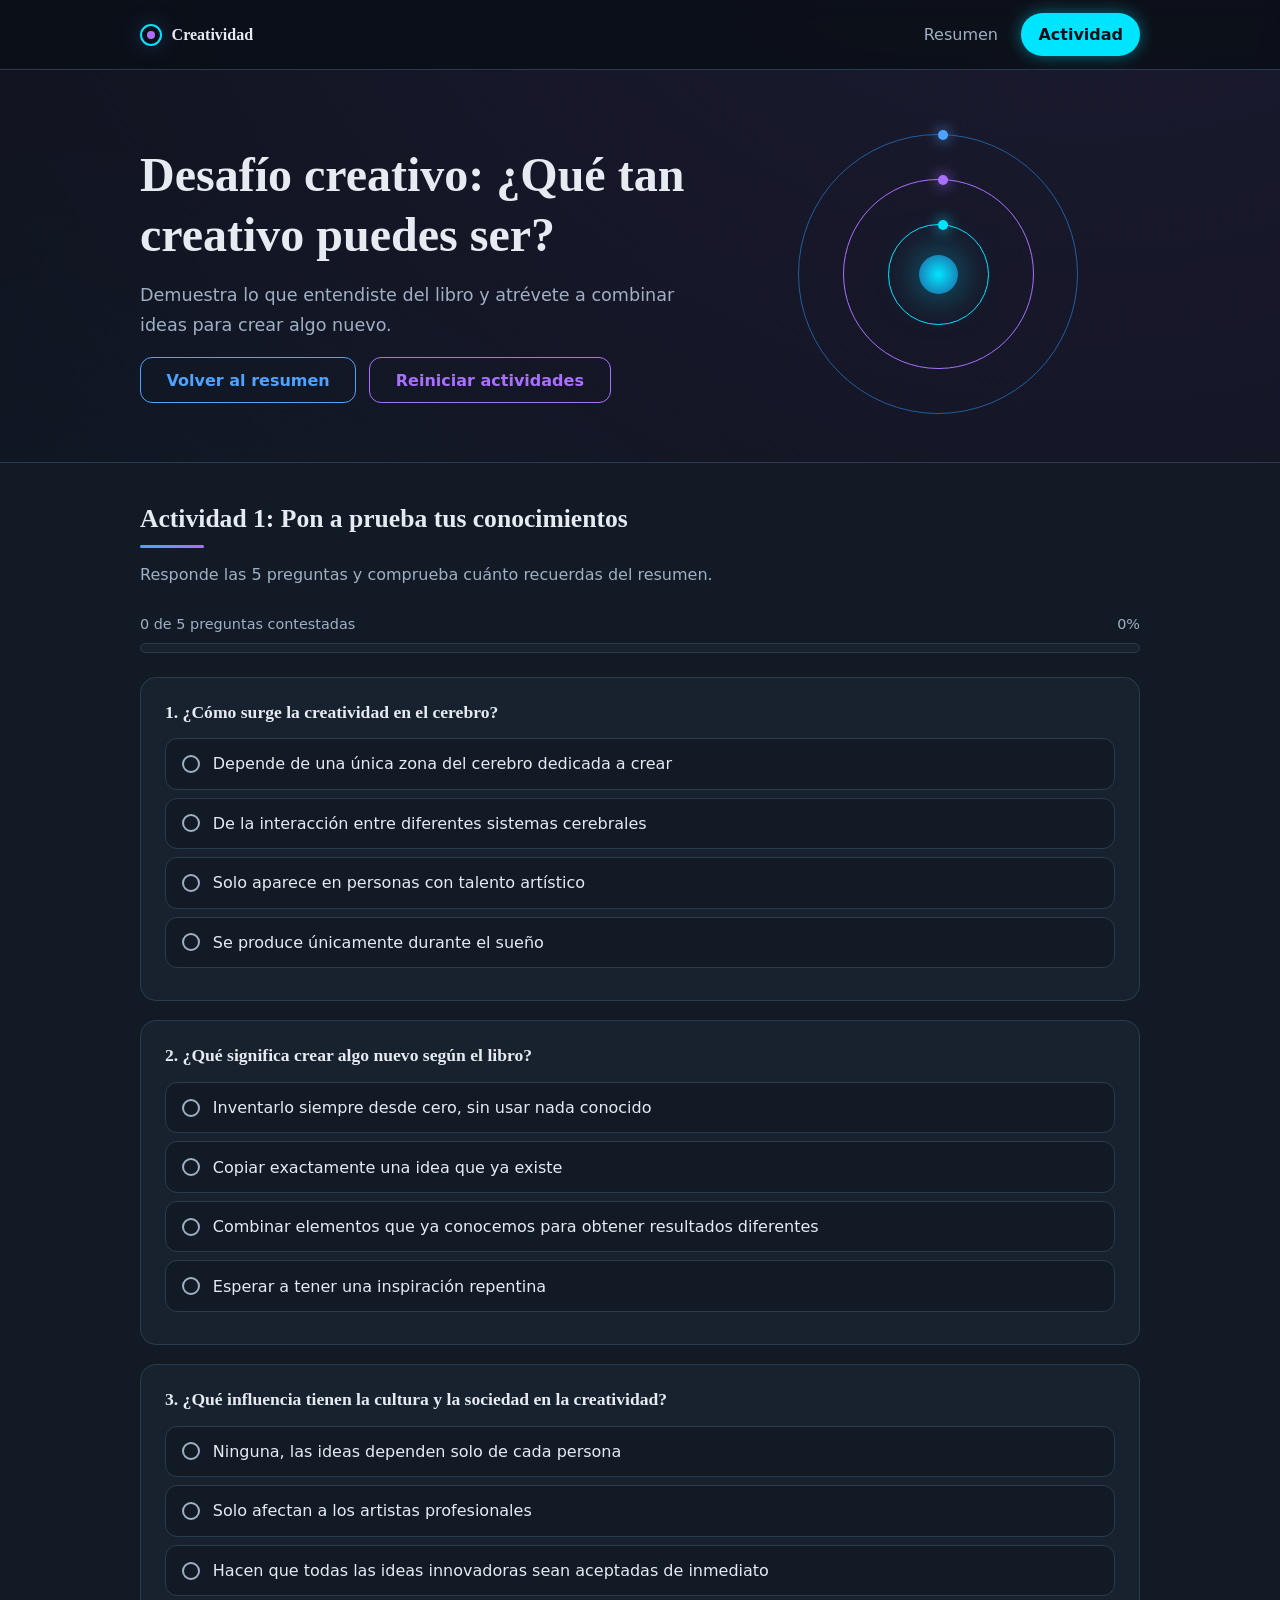
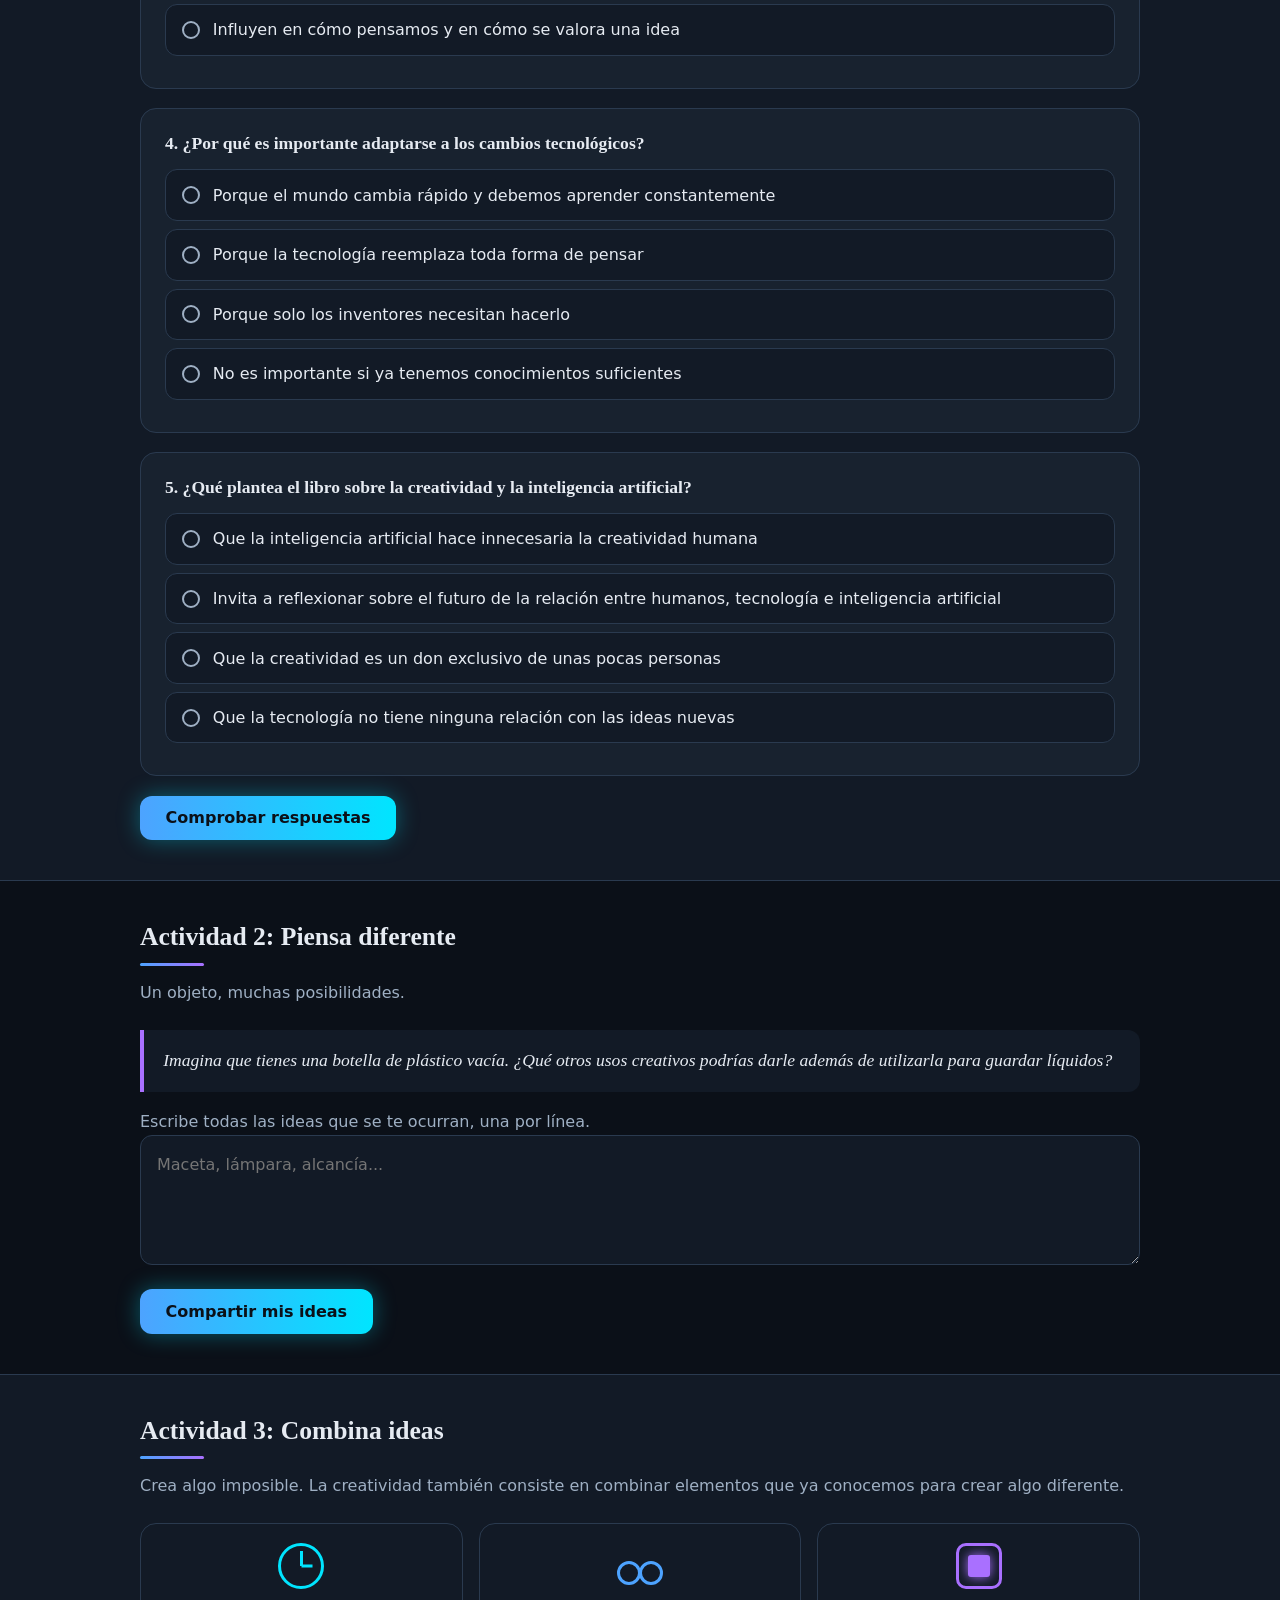
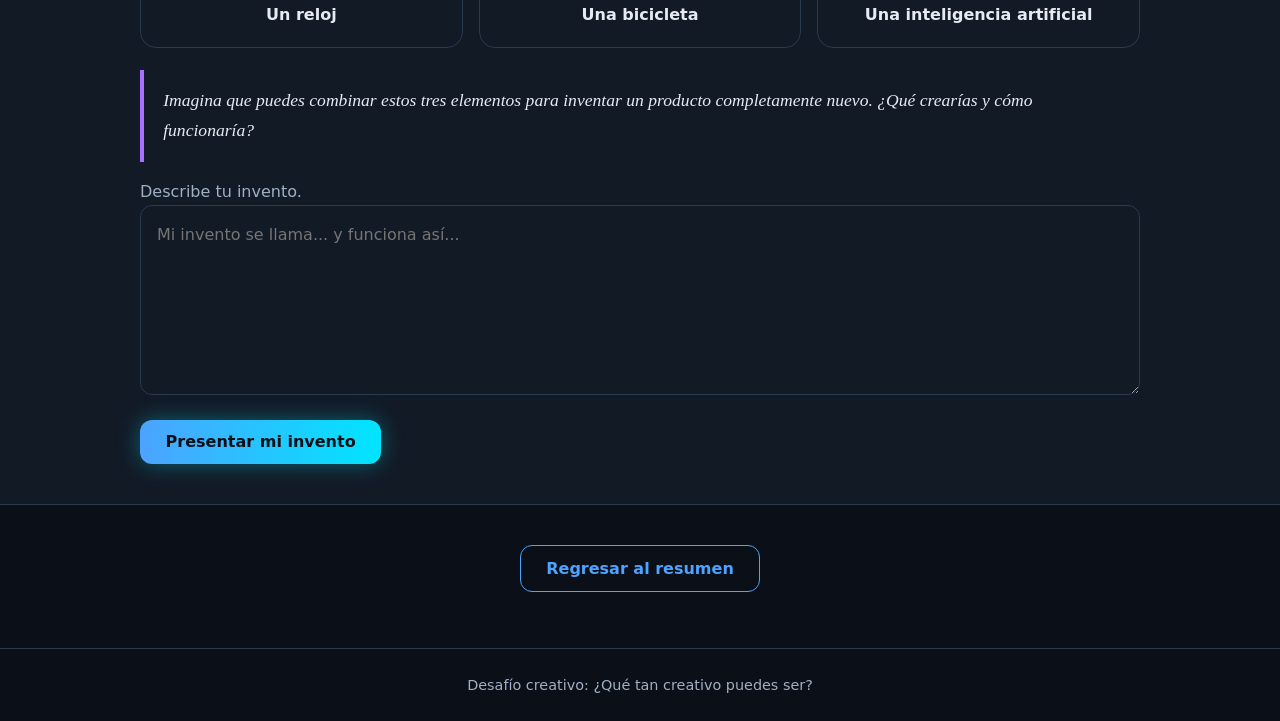
<file: index.html>
<!DOCTYPE html>
<html lang="es">
<head>
  <meta charset="UTF-8">
  <meta name="viewport" content="width=device-width, initial-scale=1">
  <title>Actividad | Desafío creativo</title>
  <link rel="stylesheet" href="styles.css">
</head>
<body>
  <header class="site-nav">
    <nav class="container nav-inner" aria-label="Navegación principal">
      <a class="brand" href="resumen.html"><span class="brand-mark"></span>Creatividad</a>
      <ul class="nav-links">
        <li><a href="resumen.html">Resumen</a></li>
        <li><a class="active" href="index.html" aria-current="page">Actividad</a></li>
      </ul>
    </nav>
  </header>

  <main>
    <section class="container hero">
      <div>
        <h1>Desafío creativo: ¿Qué tan creativo puedes ser?</h1>
        <p>Demuestra lo que entendiste del libro y atrévete a combinar ideas para crear algo nuevo.</p>
        <div class="btn-row">
          <a class="btn" href="resumen.html">Volver al resumen</a>
          <button class="btn btn-purple" id="reset-all" type="button">Reiniciar actividades</button>
        </div>
      </div>
      <div class="orbit" aria-hidden="true">
        <span class="ring-1"></span><span class="ring-2"></span><span class="ring-3"></span><span class="core"></span>
      </div>
    </section>

    <!-- ACTIVIDAD 1 -->
    <section class="section alt" id="actividad-1">
      <div class="container">
        <h2 class="section-title">Actividad 1: Pon a prueba tus conocimientos</h2>
        <p class="section-lead">Responde las 5 preguntas y comprueba cuánto recuerdas del resumen.</p>
        <div class="progress">
          <div class="progress-label"><span id="progress-text">0 de 5 preguntas contestadas</span><span id="progress-pct">0%</span></div>
          <div class="progress-track"><div class="progress-fill" id="progress-fill"></div></div>
        </div>
        <div id="quiz"></div>
        <div class="alert" id="quiz-alert" role="alert" hidden></div>
        <div class="btn-row">
          <button class="btn btn-primary" id="check-quiz" type="button">Comprobar respuestas</button>
          <button class="btn" id="retry-quiz" type="button" hidden>Volver a intentar</button>
        </div>
        <div class="result-card" id="quiz-result" aria-live="polite" hidden></div>
      </div>
    </section>

    <!-- ACTIVIDAD 2 -->
    <section class="section" id="actividad-2">
      <div class="container">
        <h2 class="section-title">Actividad 2: Piensa diferente</h2>
        <p class="section-lead">Un objeto, muchas posibilidades.</p>
        <p class="challenge">Imagina que tienes una botella de plástico vacía. ¿Qué otros usos creativos podrías darle además de utilizarla para guardar líquidos?</p>
        <label for="ideas-input" class="section-lead">Escribe todas las ideas que se te ocurran, una por línea.</label>
        <textarea id="ideas-input" placeholder="Maceta, lámpara, alcancía..."></textarea>
        <div class="alert" id="ideas-alert" role="alert" hidden></div>
        <div class="btn-row"><button class="btn btn-primary" id="share-ideas" type="button">Compartir mis ideas</button></div>
        <div class="output-card" id="ideas-output" hidden></div>
      </div>
    </section>

    <!-- ACTIVIDAD 3 -->
    <section class="section alt" id="actividad-3">
      <div class="container">
        <h2 class="section-title">Actividad 3: Combina ideas</h2>
        <p class="section-lead">Crea algo imposible. La creatividad también consiste en combinar elementos que ya conocemos para crear algo diferente.</p>
        <div class="elements">
          <div class="element"><div class="shape clock"></div><strong>Un reloj</strong></div>
          <div class="element"><div class="shape bike"></div><strong>Una bicicleta</strong></div>
          <div class="element"><div class="shape ai"></div><strong>Una inteligencia artificial</strong></div>
        </div>
        <p class="challenge">Imagina que puedes combinar estos tres elementos para inventar un producto completamente nuevo. ¿Qué crearías y cómo funcionaría?</p>
        <label for="invention-input" class="section-lead">Describe tu invento.</label>
        <textarea class="big" id="invention-input" placeholder="Mi invento se llama... y funciona así..."></textarea>
        <div class="alert" id="invention-alert" role="alert" hidden></div>
        <div class="btn-row"><button class="btn btn-primary" id="present-invention" type="button">Presentar mi invento</button></div>
        <div class="output-card" id="invention-output" hidden></div>
      </div>
    </section>

    <div class="cta-wrap"><a class="btn" href="resumen.html">Regresar al resumen</a></div>
  </main>

  <footer class="footer"><div class="container">Desafío creativo: ¿Qué tan creativo puedes ser?</div></footer>
  <script src="script.js"></script>
</body>
</html>
</file>
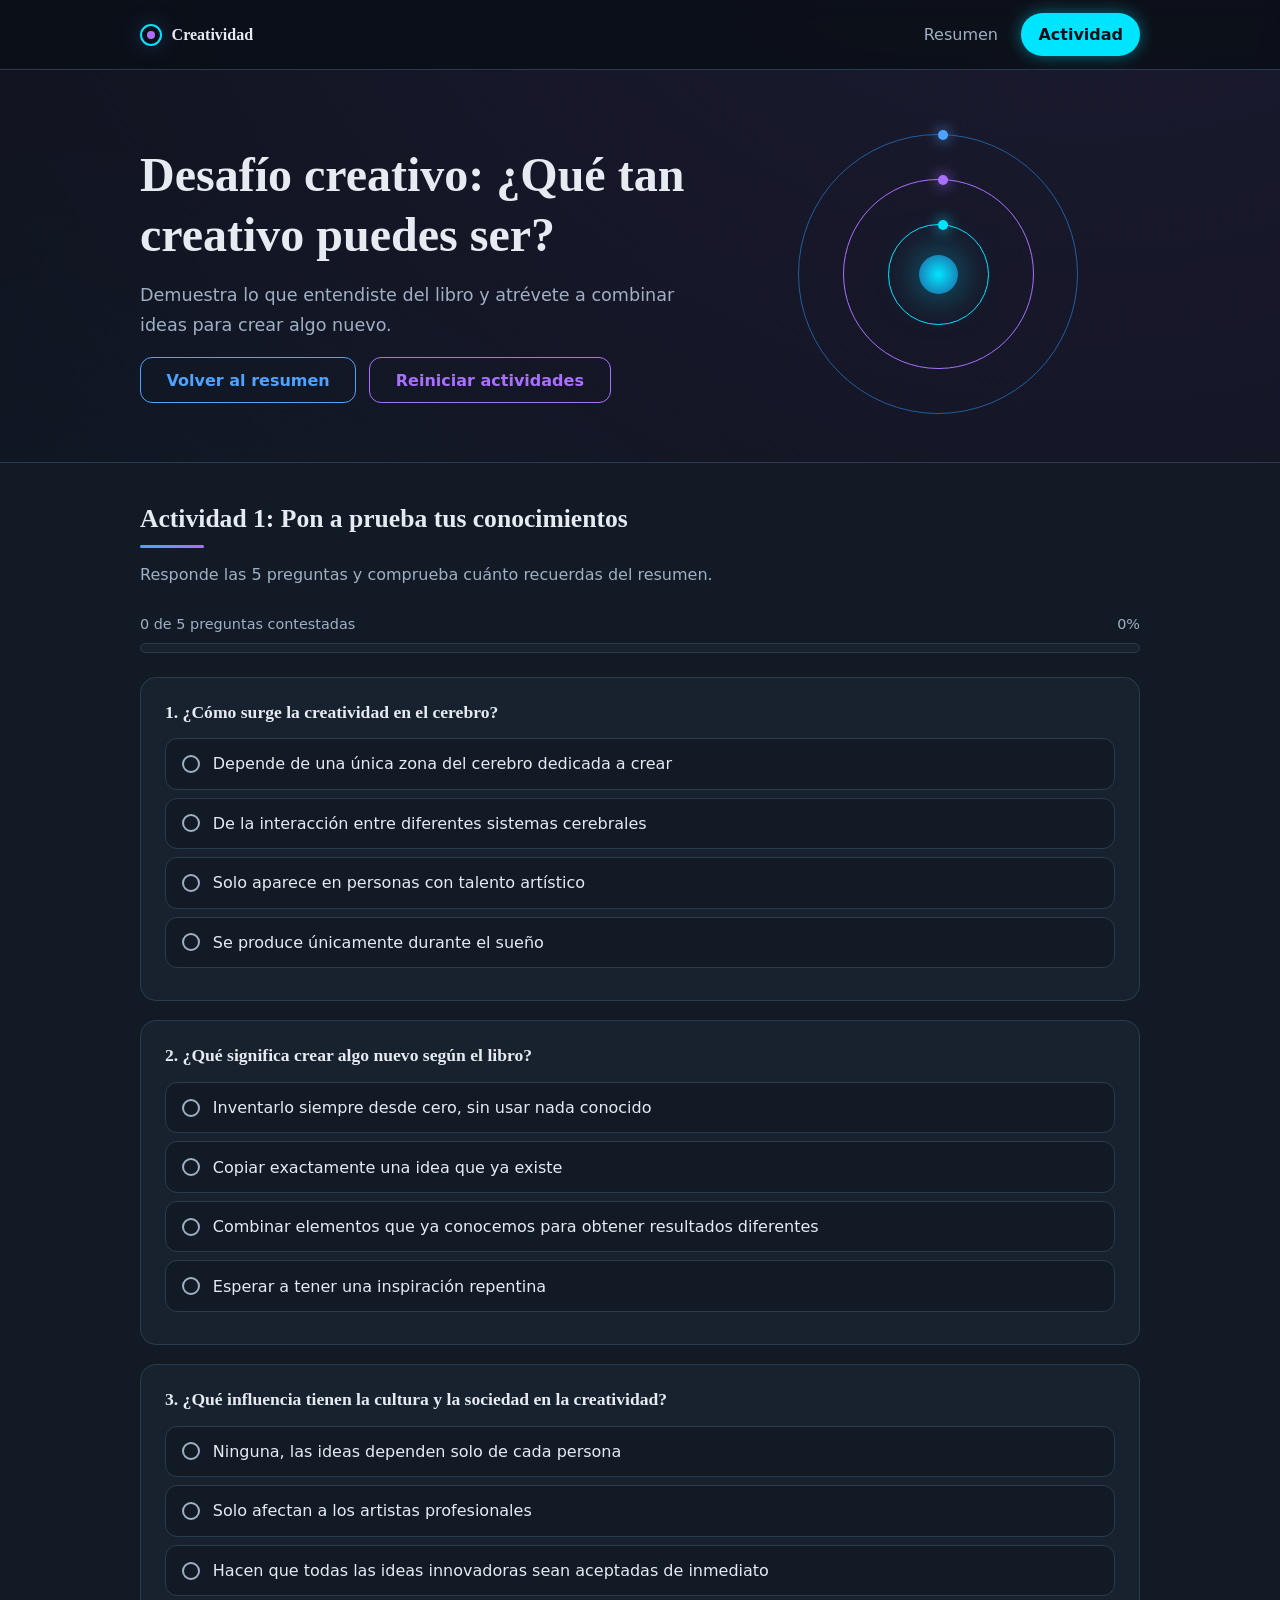
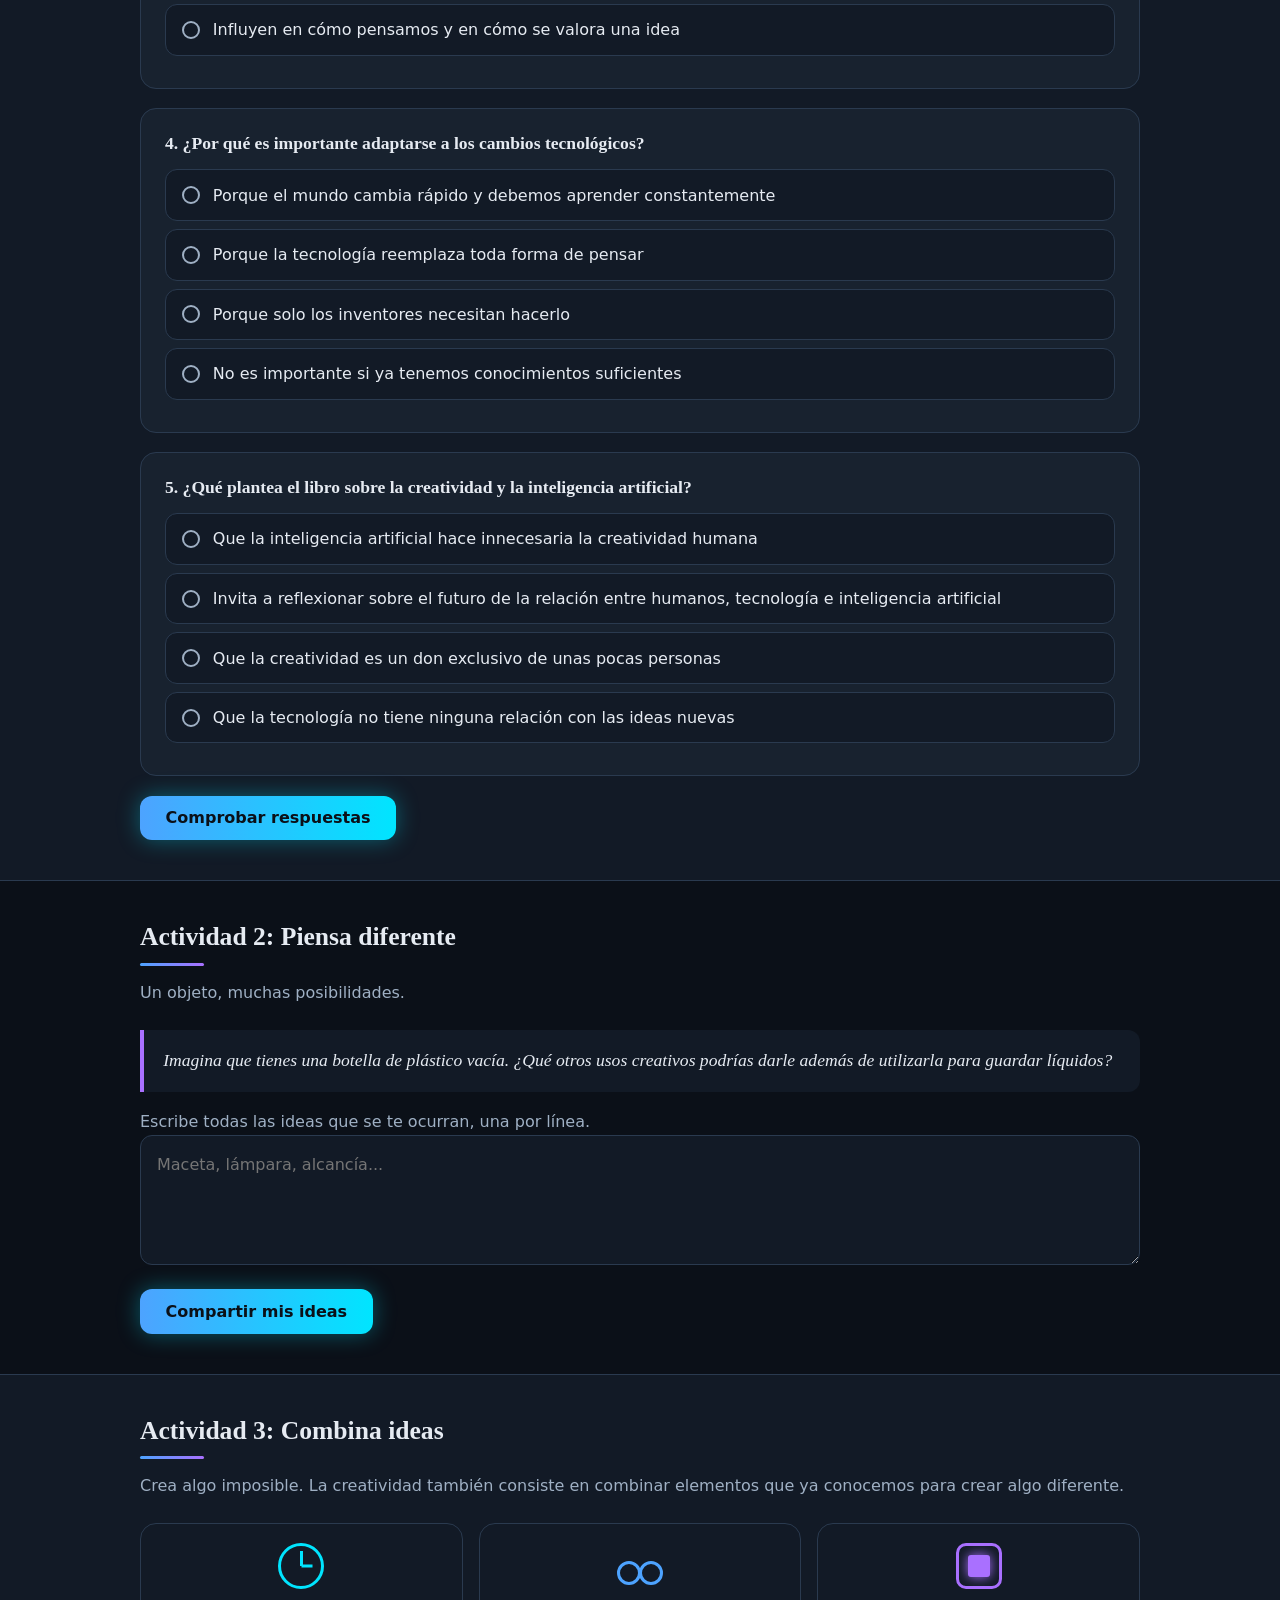
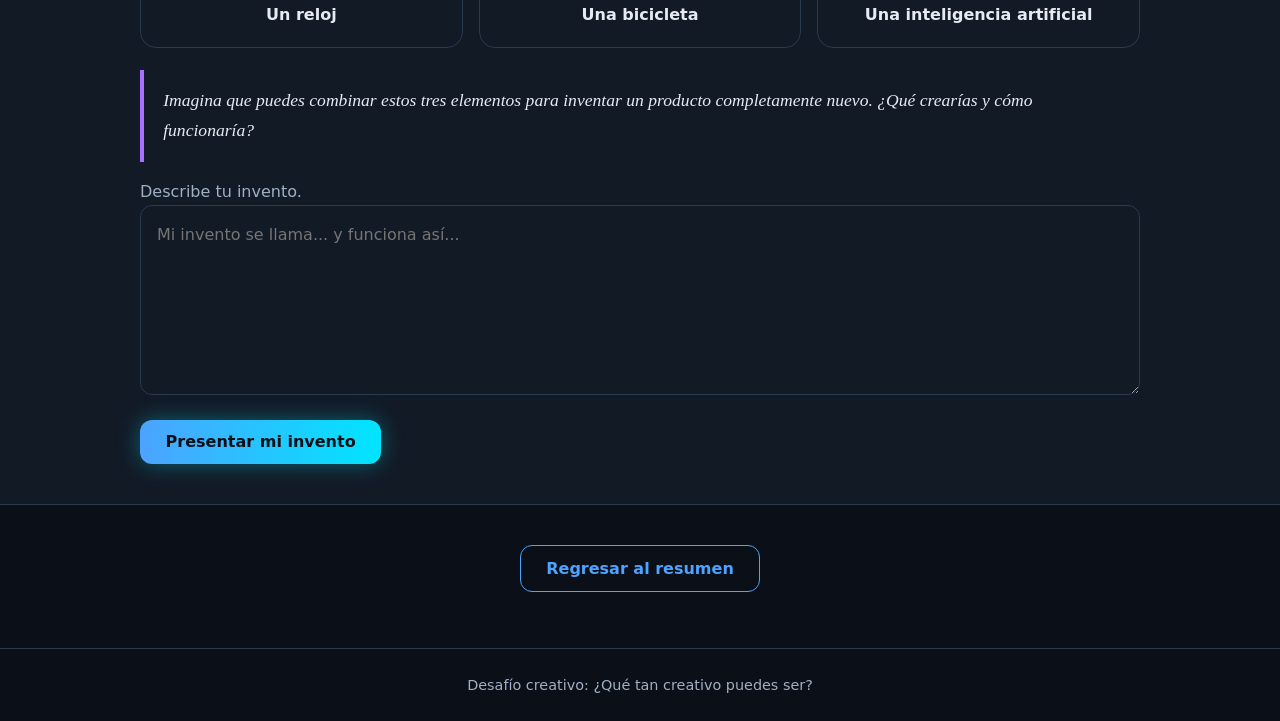
<file: actividad.html>
<!DOCTYPE html>
<html lang="es">
<head>
  <meta charset="UTF-8">
  <meta name="viewport" content="width=device-width, initial-scale=1">
  <title>Actividad | Desafío creativo</title>
  <link rel="stylesheet" href="styles.css">
</head>
<body>
  <header class="site-nav">
    <nav class="container nav-inner" aria-label="Navegación principal">
      <a class="brand" href="resumen.html"><span class="brand-mark"></span>Creatividad</a>
      <ul class="nav-links">
        <li><a href="resumen.html">Resumen</a></li>
        <li><a class="active" href="actividad.html" aria-current="page">Actividad</a></li>
      </ul>
    </nav>
  </header>

  <main>
    <section class="container hero">
      <div>
        <h1>Desafío creativo: ¿Qué tan creativo puedes ser?</h1>
        <p>Demuestra lo que entendiste del libro y atrévete a combinar ideas para crear algo nuevo.</p>
        <div class="btn-row">
          <a class="btn" href="resumen.html">Volver al resumen</a>
          <button class="btn btn-purple" id="reset-all" type="button">Reiniciar actividades</button>
        </div>
      </div>
      <div class="orbit" aria-hidden="true">
        <span class="ring-1"></span><span class="ring-2"></span><span class="ring-3"></span><span class="core"></span>
      </div>
    </section>

    <!-- ACTIVIDAD 1 -->
    <section class="section alt" id="actividad-1">
      <div class="container">
        <h2 class="section-title">Actividad 1: Pon a prueba tus conocimientos</h2>
        <p class="section-lead">Responde las 5 preguntas y comprueba cuánto recuerdas del resumen.</p>
        <div class="progress">
          <div class="progress-label"><span id="progress-text">0 de 5 preguntas contestadas</span><span id="progress-pct">0%</span></div>
          <div class="progress-track"><div class="progress-fill" id="progress-fill"></div></div>
        </div>
        <div id="quiz"></div>
        <div class="alert" id="quiz-alert" role="alert" hidden></div>
        <div class="btn-row">
          <button class="btn btn-primary" id="check-quiz" type="button">Comprobar respuestas</button>
          <button class="btn" id="retry-quiz" type="button" hidden>Volver a intentar</button>
        </div>
        <div class="result-card" id="quiz-result" aria-live="polite" hidden></div>
      </div>
    </section>

    <!-- ACTIVIDAD 2 -->
    <section class="section" id="actividad-2">
      <div class="container">
        <h2 class="section-title">Actividad 2: Piensa diferente</h2>
        <p class="section-lead">Un objeto, muchas posibilidades.</p>
        <p class="challenge">Imagina que tienes una botella de plástico vacía. ¿Qué otros usos creativos podrías darle además de utilizarla para guardar líquidos?</p>
        <label for="ideas-input" class="section-lead">Escribe todas las ideas que se te ocurran, una por línea.</label>
        <textarea id="ideas-input" placeholder="Maceta, lámpara, alcancía..."></textarea>
        <div class="alert" id="ideas-alert" role="alert" hidden></div>
        <div class="btn-row"><button class="btn btn-primary" id="share-ideas" type="button">Compartir mis ideas</button></div>
        <div class="output-card" id="ideas-output" hidden></div>
      </div>
    </section>

    <!-- ACTIVIDAD 3 -->
    <section class="section alt" id="actividad-3">
      <div class="container">
        <h2 class="section-title">Actividad 3: Combina ideas</h2>
        <p class="section-lead">Crea algo imposible. La creatividad también consiste en combinar elementos que ya conocemos para crear algo diferente.</p>
        <div class="elements">
          <div class="element"><div class="shape clock"></div><strong>Un reloj</strong></div>
          <div class="element"><div class="shape bike"></div><strong>Una bicicleta</strong></div>
          <div class="element"><div class="shape ai"></div><strong>Una inteligencia artificial</strong></div>
        </div>
        <p class="challenge">Imagina que puedes combinar estos tres elementos para inventar un producto completamente nuevo. ¿Qué crearías y cómo funcionaría?</p>
        <label for="invention-input" class="section-lead">Describe tu invento.</label>
        <textarea class="big" id="invention-input" placeholder="Mi invento se llama... y funciona así..."></textarea>
        <div class="alert" id="invention-alert" role="alert" hidden></div>
        <div class="btn-row"><button class="btn btn-primary" id="present-invention" type="button">Presentar mi invento</button></div>
        <div class="output-card" id="invention-output" hidden></div>
      </div>
    </section>

    <div class="cta-wrap"><a class="btn" href="resumen.html">Regresar al resumen</a></div>
  </main>

  <footer class="footer"><div class="container">Desafío creativo: ¿Qué tan creativo puedes ser?</div></footer>
  <script src="script.js"></script>
</body>
</html>
</file>
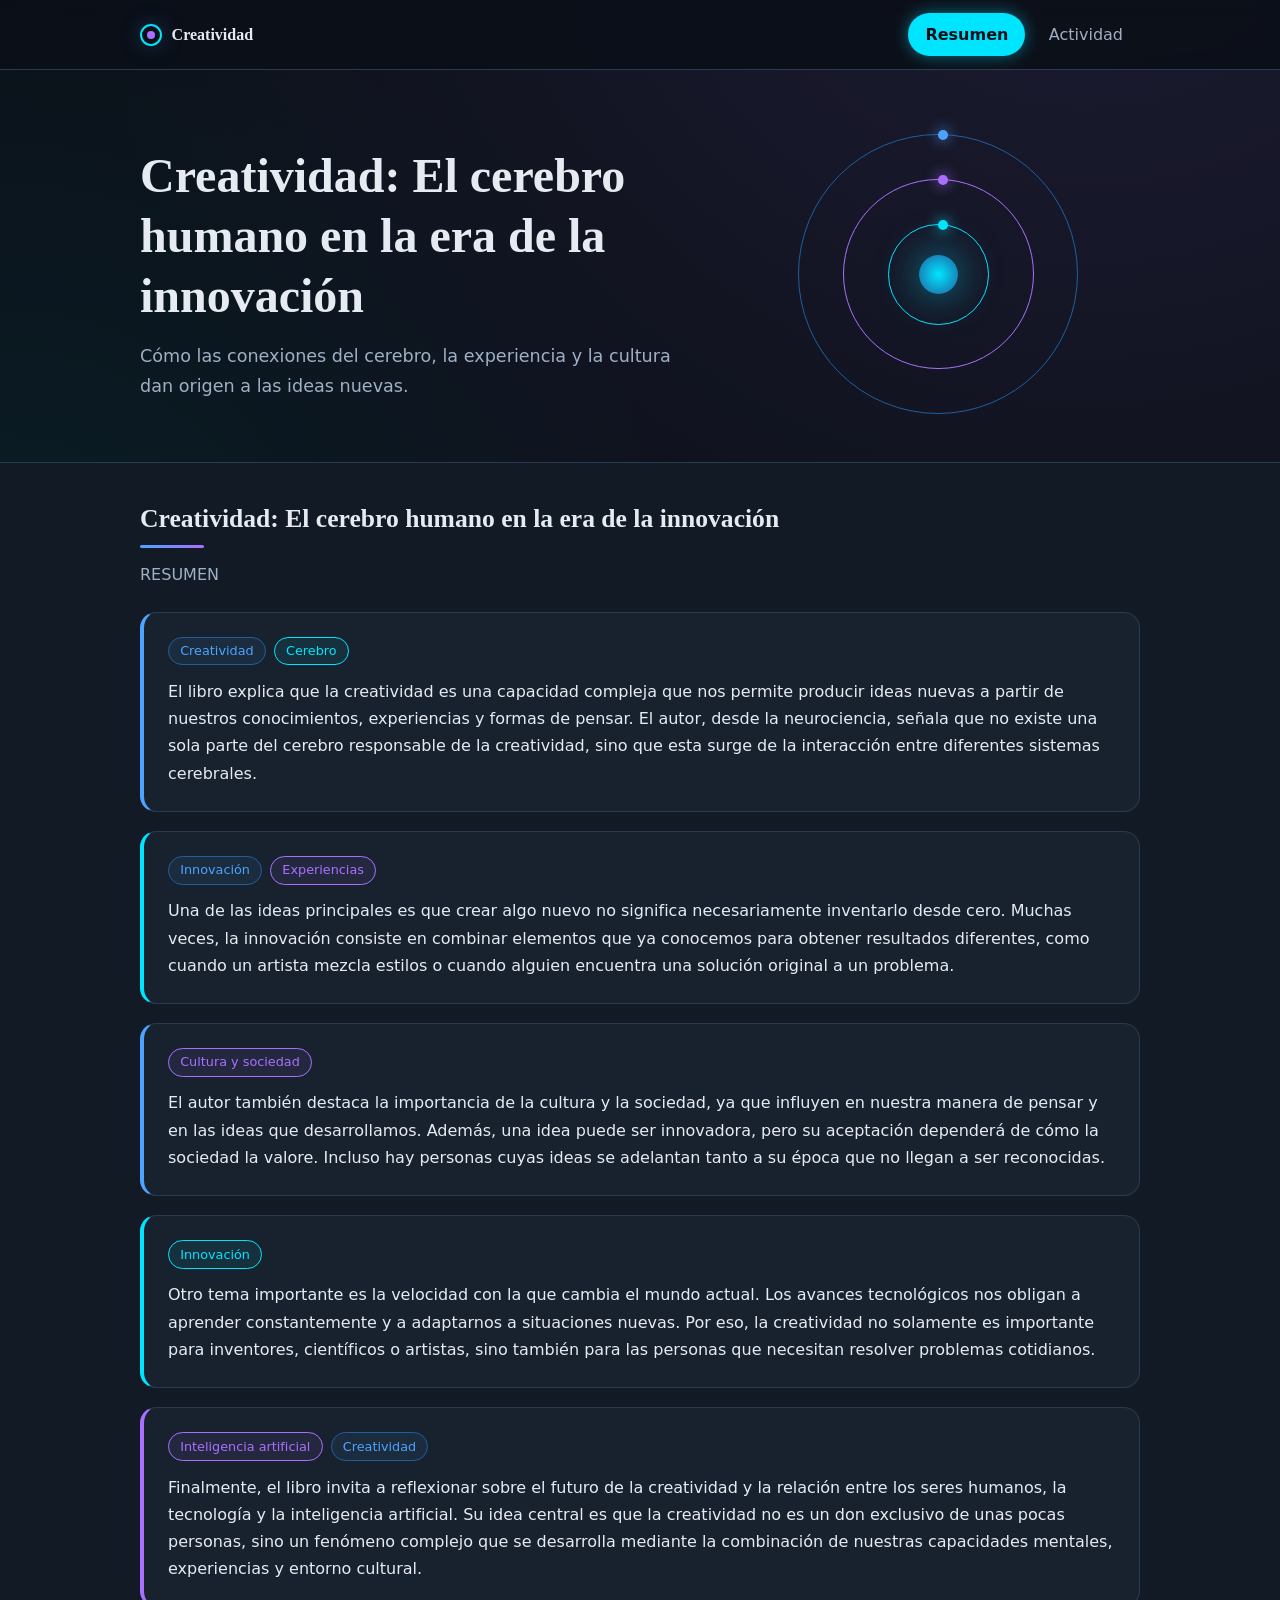
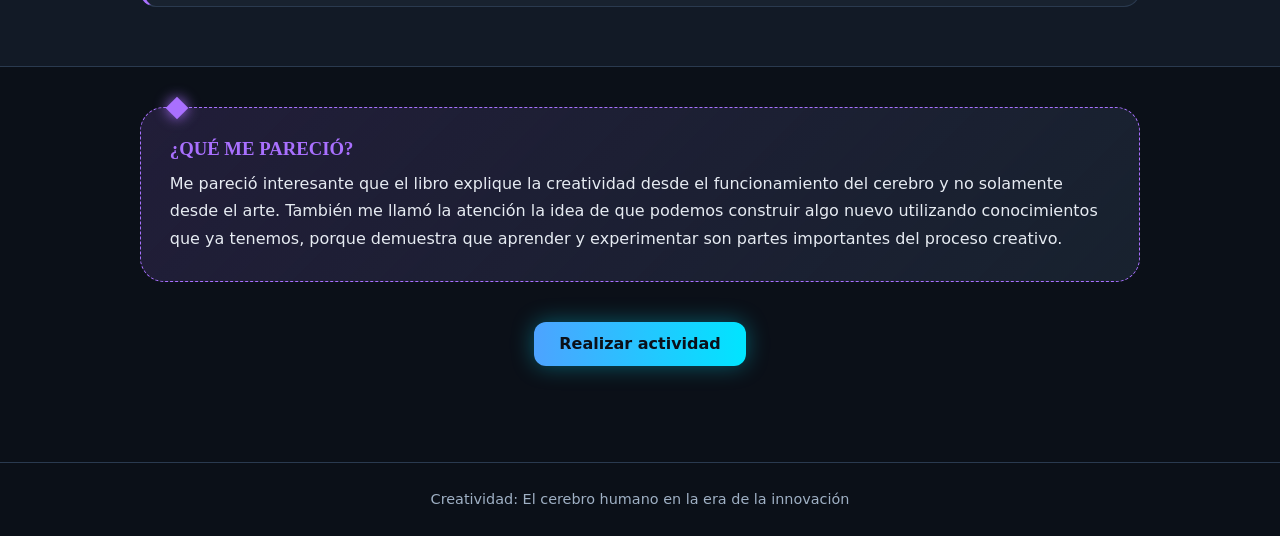
<file: resumen.html>
<!DOCTYPE html>
<html lang="es">
<head>
  <meta charset="UTF-8">
  <meta name="viewport" content="width=device-width, initial-scale=1">
  <title>Resumen | Creatividad: El cerebro humano en la era de la innovación</title>
  <link rel="stylesheet" href="styles.css">
</head>
<body>
  <header class="site-nav">
    <nav class="container nav-inner" aria-label="Navegación principal">
      <a class="brand" href="resumen.html"><span class="brand-mark"></span>Creatividad</a>
      <ul class="nav-links">
        <li><a class="active" href="resumen.html" aria-current="page">Resumen</a></li>
        <li><a href="index.html">Actividad</a></li>
      </ul>
    </nav>
  </header>

  <main>
    <section class="container hero">
      <div>
        <h1>Creatividad: El cerebro humano en la era de la innovación</h1>
        <p>Cómo las conexiones del cerebro, la experiencia y la cultura dan origen a las ideas nuevas.</p>
      </div>
      <div class="orbit" aria-hidden="true">
        <span class="ring-1"></span><span class="ring-2"></span><span class="ring-3"></span><span class="core"></span>
      </div>
    </section>

    <section class="section alt">
      <div class="container">
        <h2 class="section-title">Creatividad: El cerebro humano en la era de la innovación</h2>
        <p class="section-lead">RESUMEN</p>

        <article class="card summary-card">
          <div class="tags"><span class="tag">Creatividad</span><span class="tag cyan">Cerebro</span></div>
          <p>El libro explica que la creatividad es una capacidad compleja que nos permite producir ideas nuevas a partir de nuestros conocimientos, experiencias y formas de pensar. El autor, desde la neurociencia, señala que no existe una sola parte del cerebro responsable de la creatividad, sino que esta surge de la interacción entre diferentes sistemas cerebrales.</p>
        </article>

        <article class="card summary-card">
          <div class="tags"><span class="tag">Innovación</span><span class="tag violet">Experiencias</span></div>
          <p>Una de las ideas principales es que crear algo nuevo no significa necesariamente inventarlo desde cero. Muchas veces, la innovación consiste en combinar elementos que ya conocemos para obtener resultados diferentes, como cuando un artista mezcla estilos o cuando alguien encuentra una solución original a un problema.</p>
        </article>

        <article class="card summary-card">
          <div class="tags"><span class="tag violet">Cultura y sociedad</span></div>
          <p>El autor también destaca la importancia de la cultura y la sociedad, ya que influyen en nuestra manera de pensar y en las ideas que desarrollamos. Además, una idea puede ser innovadora, pero su aceptación dependerá de cómo la sociedad la valore. Incluso hay personas cuyas ideas se adelantan tanto a su época que no llegan a ser reconocidas.</p>
        </article>

        <article class="card summary-card">
          <div class="tags"><span class="tag cyan">Innovación</span></div>
          <p>Otro tema importante es la velocidad con la que cambia el mundo actual. Los avances tecnológicos nos obligan a aprender constantemente y a adaptarnos a situaciones nuevas. Por eso, la creatividad no solamente es importante para inventores, científicos o artistas, sino también para las personas que necesitan resolver problemas cotidianos.</p>
        </article>

        <article class="card summary-card">
          <div class="tags"><span class="tag violet">Inteligencia artificial</span><span class="tag">Creatividad</span></div>
          <p>Finalmente, el libro invita a reflexionar sobre el futuro de la creatividad y la relación entre los seres humanos, la tecnología y la inteligencia artificial. Su idea central es que la creatividad no es un don exclusivo de unas pocas personas, sino un fenómeno complejo que se desarrolla mediante la combinación de nuestras capacidades mentales, experiencias y entorno cultural.</p>
        </article>
      </div>
    </section>

    <section class="section">
      <div class="container">
        <div class="opinion">
          <h3>¿QUÉ ME PARECIÓ?</h3>
          <p>Me pareció interesante que el libro explique la creatividad desde el funcionamiento del cerebro y no solamente desde el arte. También me llamó la atención la idea de que podemos construir algo nuevo utilizando conocimientos que ya tenemos, porque demuestra que aprender y experimentar son partes importantes del proceso creativo.</p>
        </div>
        <div class="cta-wrap">
          <a class="btn btn-primary" href="index.html">Realizar actividad</a>
        </div>
      </div>
    </section>
  </main>

  <footer class="footer"><div class="container">Creatividad: El cerebro humano en la era de la innovación</div></footer>
</body>
</html>
</file>
<file: styles.css>
/* ============ 1. VARIABLES Y BASE ============ */
:root {
  --bg: #0b1018; --panel: #121a26; --panel-2: #18222f; --border: #2a3a4f;
  --text: #e6ebf2; --muted: #9fb0c4;
  --blue: #4da3ff; --blue-dark: #1f5f9e; --cyan: #00e5ff; --purple: #a970ff;
  --ok: #2ee6a6; --bad: #ff5c7a; --radius: 16px;
  --glow: 0 0 22px rgba(77, 163, 255, .25);
  --serif: Georgia, "Times New Roman", serif;
  --sans: "Segoe UI", system-ui, -apple-system, Roboto, Arial, sans-serif;
}
* { box-sizing: border-box; margin: 0; padding: 0; }
html { scroll-behavior: smooth; }
body {
  font-family: var(--sans); background: var(--bg); color: var(--text);
  line-height: 1.7; min-height: 100vh;
  background-image: radial-gradient(circle at 85% -10%, rgba(169, 112, 255, .12), transparent 40%),
                    radial-gradient(circle at 0% 30%, rgba(0, 229, 255, .07), transparent 35%);
}
h1, h2, h3 { font-family: var(--serif); line-height: 1.25; }
a { color: var(--cyan); }
:focus-visible { outline: 2px solid var(--cyan); outline-offset: 3px; }
.container { width: min(1000px, 92%); margin: 0 auto; }

/* ============ 2. NAVEGACION ============ */
.site-nav { position: sticky; top: 0; z-index: 10; background: rgba(11, 16, 24, .92);
  backdrop-filter: blur(8px); border-bottom: 1px solid var(--border); }
.nav-inner { display: flex; align-items: center; justify-content: space-between; gap: 1rem; padding: .8rem 0; flex-wrap: wrap; }
.brand { display: flex; align-items: center; gap: .6rem; font-family: var(--serif); font-weight: 700; color: var(--text); text-decoration: none; }
.brand-mark { width: 22px; height: 22px; border-radius: 50%; border: 2px solid var(--cyan); position: relative; box-shadow: var(--glow); }
.brand-mark::after { content: ""; position: absolute; inset: 5px; border-radius: 50%; background: var(--purple); }
.nav-links { display: flex; gap: .4rem; list-style: none; }
.nav-links a { display: block; padding: .45rem 1rem; border-radius: 999px; color: var(--muted); text-decoration: none; border: 1px solid transparent; transition: .25s; }
.nav-links a:hover { color: var(--text); border-color: var(--border); background: var(--panel); }
.nav-links a.active { color: var(--bg); background: var(--cyan); font-weight: 600; box-shadow: 0 0 16px rgba(0, 229, 255, .45); }

/* ============ 3. ENCABEZADO (HERO) ============ */
.hero { padding: 4rem 0 3rem; display: grid; grid-template-columns: 1.4fr 1fr; gap: 2rem; align-items: center; }
.hero h1 { font-size: clamp(1.9rem, 4.5vw, 3rem); margin-bottom: 1rem; }
.hero p { color: var(--muted); font-size: 1.1rem; max-width: 52ch; }
.orbit { position: relative; width: min(280px, 70vw); aspect-ratio: 1; margin: 0 auto; }
.orbit span { position: absolute; border-radius: 50%; border: 1px solid var(--border); }
.orbit .ring-1 { inset: 0; border-color: var(--blue-dark); animation: spin 28s linear infinite; }
.orbit .ring-2 { inset: 16%; border-color: var(--purple); animation: spin 20s linear infinite reverse; }
.orbit .ring-3 { inset: 32%; border-color: var(--cyan); animation: spin 14s linear infinite; }
.orbit .ring-1::after, .orbit .ring-2::after, .orbit .ring-3::after { content: ""; position: absolute; top: -5px; left: 50%; width: 10px; height: 10px; border-radius: 50%; background: var(--cyan); box-shadow: 0 0 14px var(--cyan); }
.orbit .ring-2::after { background: var(--purple); box-shadow: 0 0 14px var(--purple); }
.orbit .ring-1::after { background: var(--blue); box-shadow: 0 0 14px var(--blue); }
.orbit .core { inset: 43%; background: radial-gradient(circle, var(--cyan), var(--blue-dark)); border: 0; box-shadow: 0 0 40px rgba(0, 229, 255, .6); }
@keyframes spin { to { transform: rotate(360deg); } }

/* ============ 4. SECCIONES Y TARJETAS ============ */
.section { padding: 2.5rem 0; }
.section.alt { background: var(--panel); border-block: 1px solid var(--border); }
.section-title { font-size: 1.6rem; margin-bottom: .4rem; }
.section-title::after { content: ""; display: block; width: 64px; height: 3px; margin-top: .6rem; background: linear-gradient(90deg, var(--blue), var(--purple)); border-radius: 3px; }
.section-lead { color: var(--muted); margin: .8rem 0 1.5rem; }
.card { background: var(--panel-2); border: 1px solid var(--border); border-radius: var(--radius); padding: 1.5rem; margin-bottom: 1.2rem; transition: .3s; }
.card:hover { transform: translateY(-3px); border-color: var(--blue); box-shadow: var(--glow); }
.summary-card { border-left: 4px solid var(--blue); }
.summary-card:nth-child(even) { border-left-color: var(--cyan); }
.summary-card:last-child { border-left-color: var(--purple); }
.tags { display: flex; flex-wrap: wrap; gap: .5rem; margin-bottom: .8rem; }
.tag { font-size: .8rem; padding: .15rem .7rem; border-radius: 999px; border: 1px solid var(--blue-dark); color: var(--blue); background: rgba(77, 163, 255, .08); }
.tag.violet { border-color: var(--purple); color: var(--purple); background: rgba(169, 112, 255, .08); }
.tag.cyan { border-color: var(--cyan); color: var(--cyan); background: rgba(0, 229, 255, .07); }
.opinion { background: linear-gradient(135deg, rgba(169, 112, 255, .14), var(--panel-2)); border: 1px dashed var(--purple); border-radius: 24px; padding: 1.8rem; position: relative; }
.opinion h3 { color: var(--purple); margin-bottom: .6rem; }
.opinion::before { content: ""; position: absolute; top: -8px; left: 28px; width: 16px; height: 16px; background: var(--purple); transform: rotate(45deg); box-shadow: 0 0 14px var(--purple); }
.cta-wrap { text-align: center; padding: 2.5rem 0 3.5rem; }

/* ============ 5. BOTONES ============ */
.btn { display: inline-block; padding: .8rem 1.6rem; border-radius: 12px; border: 1px solid var(--blue); background: transparent; color: var(--blue); font: 600 1rem var(--sans); cursor: pointer; text-decoration: none; transition: .25s; }
.btn:hover { background: var(--blue); color: var(--bg); box-shadow: var(--glow); transform: translateY(-2px); }
.btn-primary { background: linear-gradient(90deg, var(--blue), var(--cyan)); color: var(--bg); border: 0; box-shadow: 0 0 22px rgba(0, 229, 255, .35); }
.btn-primary:hover { filter: brightness(1.12); background: linear-gradient(90deg, var(--blue), var(--cyan)); }
.btn-purple { border-color: var(--purple); color: var(--purple); }
.btn-purple:hover { background: var(--purple); }
.btn-row { display: flex; flex-wrap: wrap; gap: .8rem; margin-top: 1rem; }
.btn[hidden] { display: none; }

/* ============ 6. CUESTIONARIO ============ */
.progress { margin-bottom: 1.5rem; }
.progress-label { display: flex; justify-content: space-between; color: var(--muted); font-size: .9rem; margin-bottom: .4rem; }
.progress-track { height: 10px; border-radius: 999px; background: var(--panel-2); border: 1px solid var(--border); overflow: hidden; }
.progress-fill { height: 100%; width: 0; background: linear-gradient(90deg, var(--blue), var(--cyan), var(--purple)); box-shadow: 0 0 12px var(--cyan); transition: width .5s ease; }
.question h3 { font-size: 1.1rem; margin-bottom: .9rem; }
.question.missing { border-color: var(--bad); }
.option { display: flex; align-items: center; gap: .8rem; padding: .7rem 1rem; margin-bottom: .5rem; border: 1px solid var(--border); border-radius: 12px; background: var(--panel); cursor: pointer; transition: .2s; }
.option:hover { border-color: var(--blue); transform: translateX(4px); }
.option input { position: absolute; opacity: 0; }
.option-mark { flex: none; width: 18px; height: 18px; border-radius: 50%; border: 2px solid var(--muted); transition: .2s; }
.option.selected { border-color: var(--cyan); background: rgba(0, 229, 255, .08); }
.option.selected .option-mark { border-color: var(--cyan); background: radial-gradient(circle, var(--cyan) 45%, transparent 50%); box-shadow: 0 0 10px var(--cyan); }
.option:has(input:focus-visible) { outline: 2px solid var(--cyan); }
.option.correct { border-color: var(--ok); background: rgba(46, 230, 166, .1); }
.option.correct .option-mark { border-color: var(--ok); background: var(--ok); }
.option.incorrect { border-color: var(--bad); background: rgba(255, 92, 122, .1); }
.option.incorrect .option-mark { border-color: var(--bad); background: var(--bad); }
.quiz-done .option { cursor: default; transform: none; }
.explanation { margin-top: .8rem; padding: .8rem 1rem; border-radius: 12px; background: var(--bg); border-left: 3px solid var(--blue); color: var(--muted); font-size: .95rem; animation: reveal .5s ease; }
.explanation strong.ok { color: var(--ok); }
.explanation strong.bad { color: var(--bad); }
.alert { padding: .8rem 1rem; border-radius: 12px; margin-top: 1rem; border: 1px solid var(--bad); background: rgba(255, 92, 122, .1); color: #ffb3c1; animation: reveal .4s ease; }
.alert.info { border-color: var(--cyan); background: rgba(0, 229, 255, .08); color: var(--text); }
.alert[hidden] { display: none; }
.result-card { display: grid; grid-template-columns: auto 1fr; gap: 1.5rem; align-items: center; padding: 1.8rem; border-radius: 24px; border: 1px solid var(--cyan); background: linear-gradient(135deg, var(--panel-2), var(--bg)); box-shadow: var(--glow); margin-top: 1.5rem; animation: reveal .6s ease; }
.result-card[hidden] { display: none; }
.score-ring { width: 130px; aspect-ratio: 1; border-radius: 50%; display: grid; place-items: center; background: conic-gradient(var(--cyan) calc(var(--pct) * 1%), var(--panel-2) 0); position: relative; }
.score-ring::before { content: ""; position: absolute; inset: 10px; border-radius: 50%; background: var(--panel); }
.score-ring span { position: relative; font: 700 1.8rem var(--serif); }
.result-stats { display: flex; flex-wrap: wrap; gap: .5rem 1.2rem; color: var(--muted); margin: .4rem 0; }
.result-stats b.ok { color: var(--ok); }
.result-stats b.bad { color: var(--bad); }

/* ============ 7. ACTIVIDADES CREATIVAS ============ */
.challenge { font-family: var(--serif); font-style: italic; font-size: 1.1rem; padding: 1rem 1.2rem; border-left: 4px solid var(--purple); background: var(--panel); border-radius: 0 12px 12px 0; margin-bottom: 1rem; }
textarea { width: 100%; min-height: 130px; padding: 1rem; border-radius: 12px; border: 1px solid var(--border); background: var(--panel); color: var(--text); font: 1rem/1.6 var(--sans); resize: vertical; transition: .2s; }
textarea:focus { outline: none; border-color: var(--cyan); box-shadow: 0 0 0 3px rgba(0, 229, 255, .15); }
textarea.big { min-height: 190px; }
.elements { display: grid; grid-template-columns: repeat(3, 1fr); gap: 1rem; margin: 1rem 0 1.4rem; }
.element { text-align: center; padding: 1.2rem .8rem; border: 1px solid var(--border); border-radius: var(--radius); background: var(--panel); transition: .3s; }
.element:hover { border-color: var(--purple); box-shadow: 0 0 20px rgba(169, 112, 255, .25); }
.shape { width: 46px; height: 46px; margin: 0 auto .7rem; position: relative; }
.shape.clock { border: 3px solid var(--cyan); border-radius: 50%; }
.shape.clock::before, .shape.clock::after { content: ""; position: absolute; background: var(--cyan); left: 50%; top: 50%; transform-origin: bottom center; }
.shape.clock::before { width: 3px; height: 15px; margin: -15px 0 0 -1px; }
.shape.clock::after { width: 3px; height: 11px; margin: -11px 0 0 -1px; transform: rotate(90deg); }
.shape.bike::before, .shape.bike::after { content: ""; position: absolute; bottom: 4px; width: 18px; height: 18px; border: 3px solid var(--blue); border-radius: 50%; }
.shape.bike::before { left: 0; }
.shape.bike::after { right: 0; }
.shape.ai { border: 3px solid var(--purple); border-radius: 10px; }
.shape.ai::before { content: ""; position: absolute; inset: 9px; background: var(--purple); border-radius: 3px; box-shadow: 0 0 12px var(--purple); }
.output-card { margin-top: 1.2rem; padding: 1.4rem; border-radius: 20px; border: 1px solid var(--purple); background: linear-gradient(135deg, rgba(169, 112, 255, .14), var(--panel-2)); animation: reveal .6s ease; }
.output-card[hidden] { display: none; }
.output-card h3 { color: var(--purple); margin-bottom: .6rem; }
.idea-list { list-style: none; }
.idea-list li { padding: .5rem 0 .5rem 1.4rem; position: relative; border-bottom: 1px solid var(--border); }
.idea-list li::before { content: ""; position: absolute; left: 0; top: 1.05rem; width: 8px; height: 8px; border-radius: 50%; background: var(--cyan); box-shadow: 0 0 8px var(--cyan); }
.idea-text { white-space: pre-wrap; }
.motivation { margin-top: .9rem; color: var(--cyan); font-style: italic; }
@keyframes reveal { from { opacity: 0; transform: translateY(10px); } to { opacity: 1; transform: none; } }

/* ============ 8. PIE ============ */
.footer { border-top: 1px solid var(--border); padding: 1.5rem 0; text-align: center; color: var(--muted); font-size: .9rem; }

/* ============ 9. RESPONSIVE Y ACCESIBILIDAD ============ */
@media (max-width: 760px) {
  .hero { grid-template-columns: 1fr; padding-top: 2.5rem; text-align: center; }
  .hero p { margin: 0 auto; }
  .elements { grid-template-columns: 1fr; }
  .result-card { grid-template-columns: 1fr; justify-items: center; text-align: center; }
  .result-stats { justify-content: center; }
  .nav-inner { justify-content: center; }
}
@media (prefers-reduced-motion: reduce) {
  *, *::before, *::after { animation: none !important; transition: none !important; }
}
</file>
